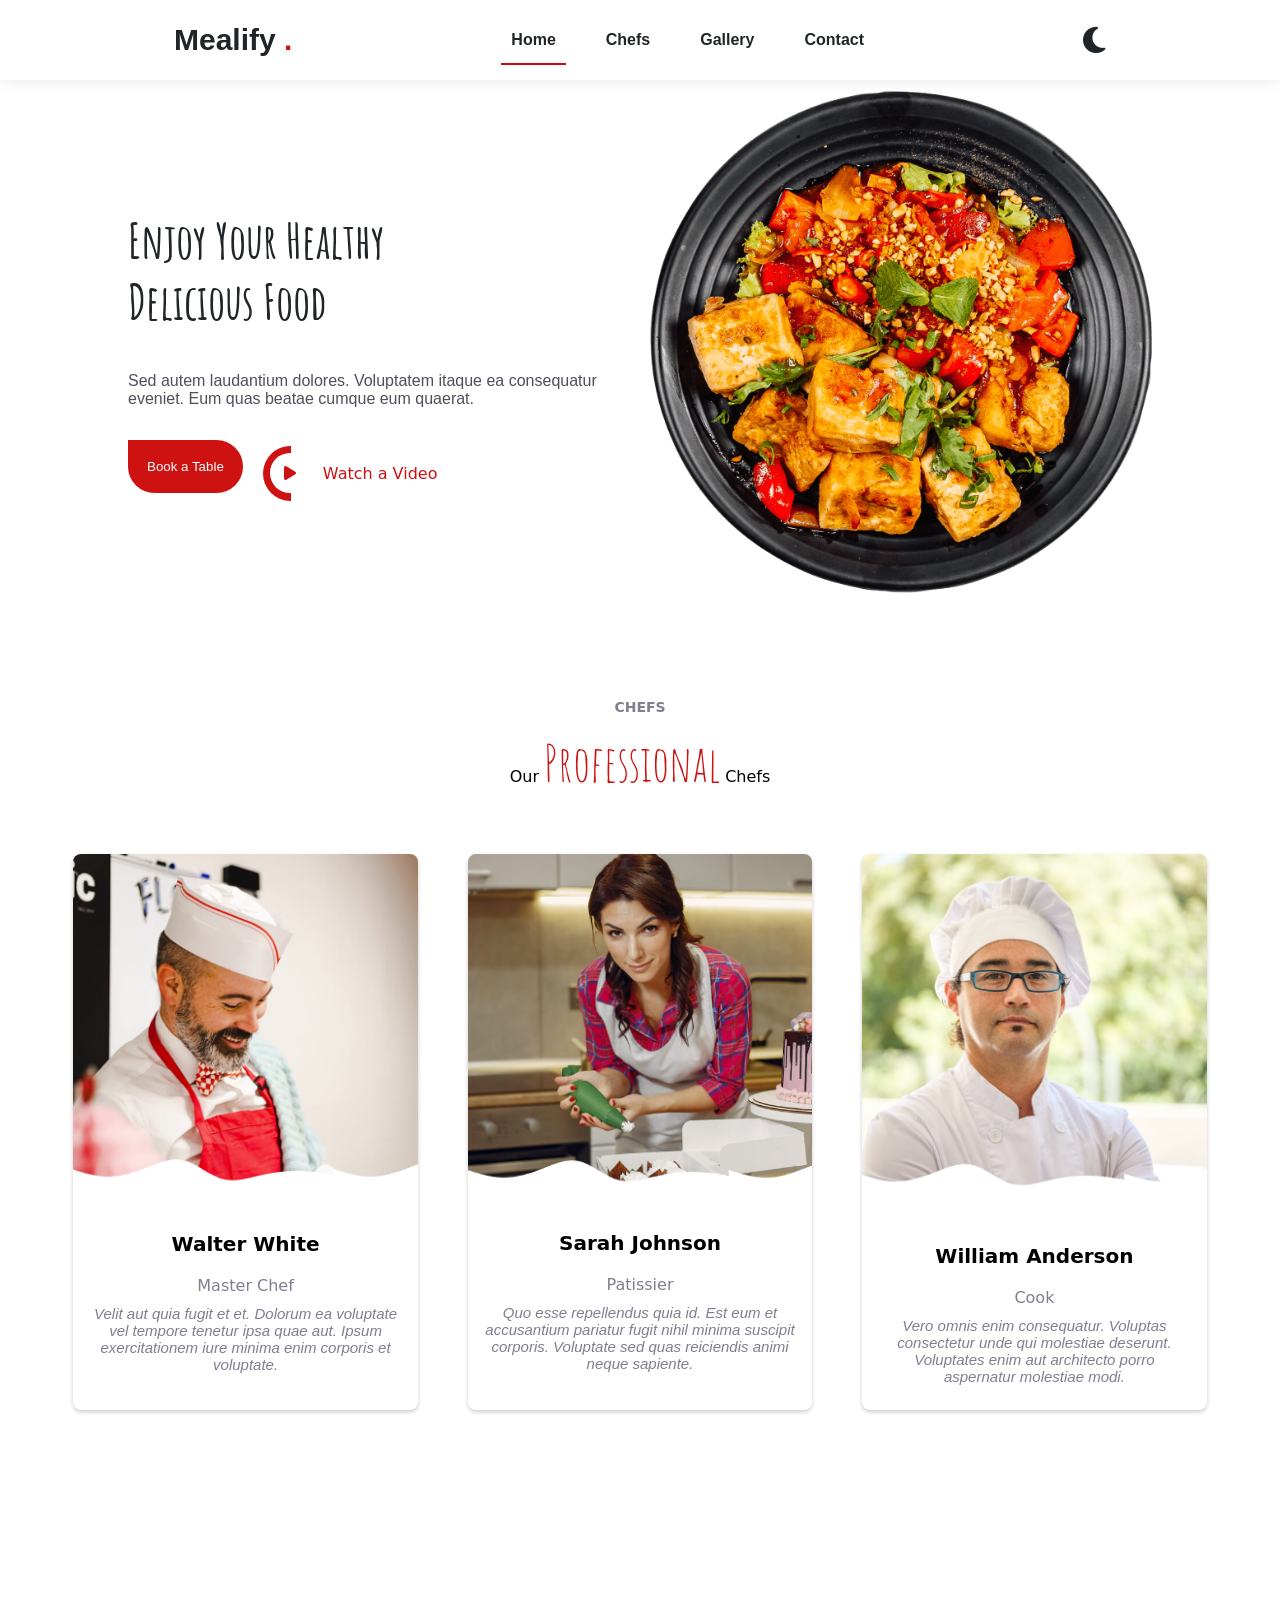
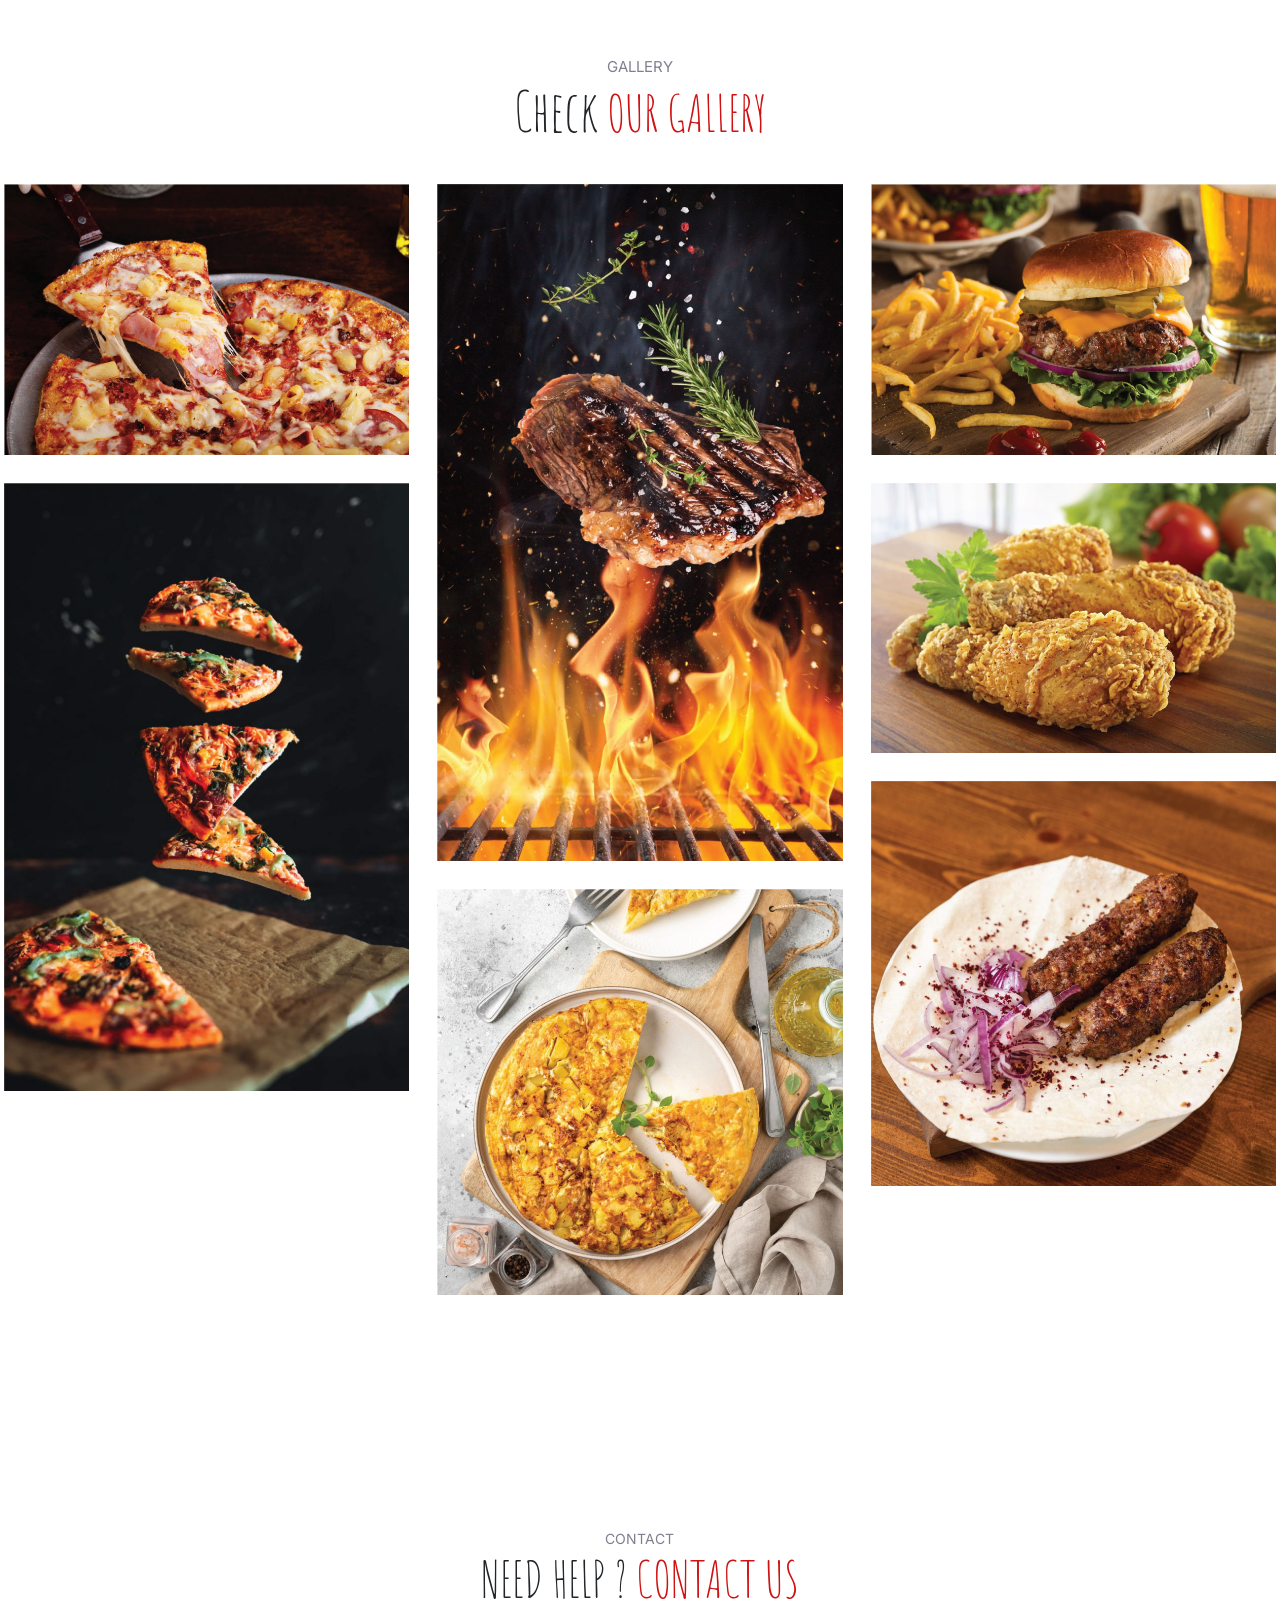
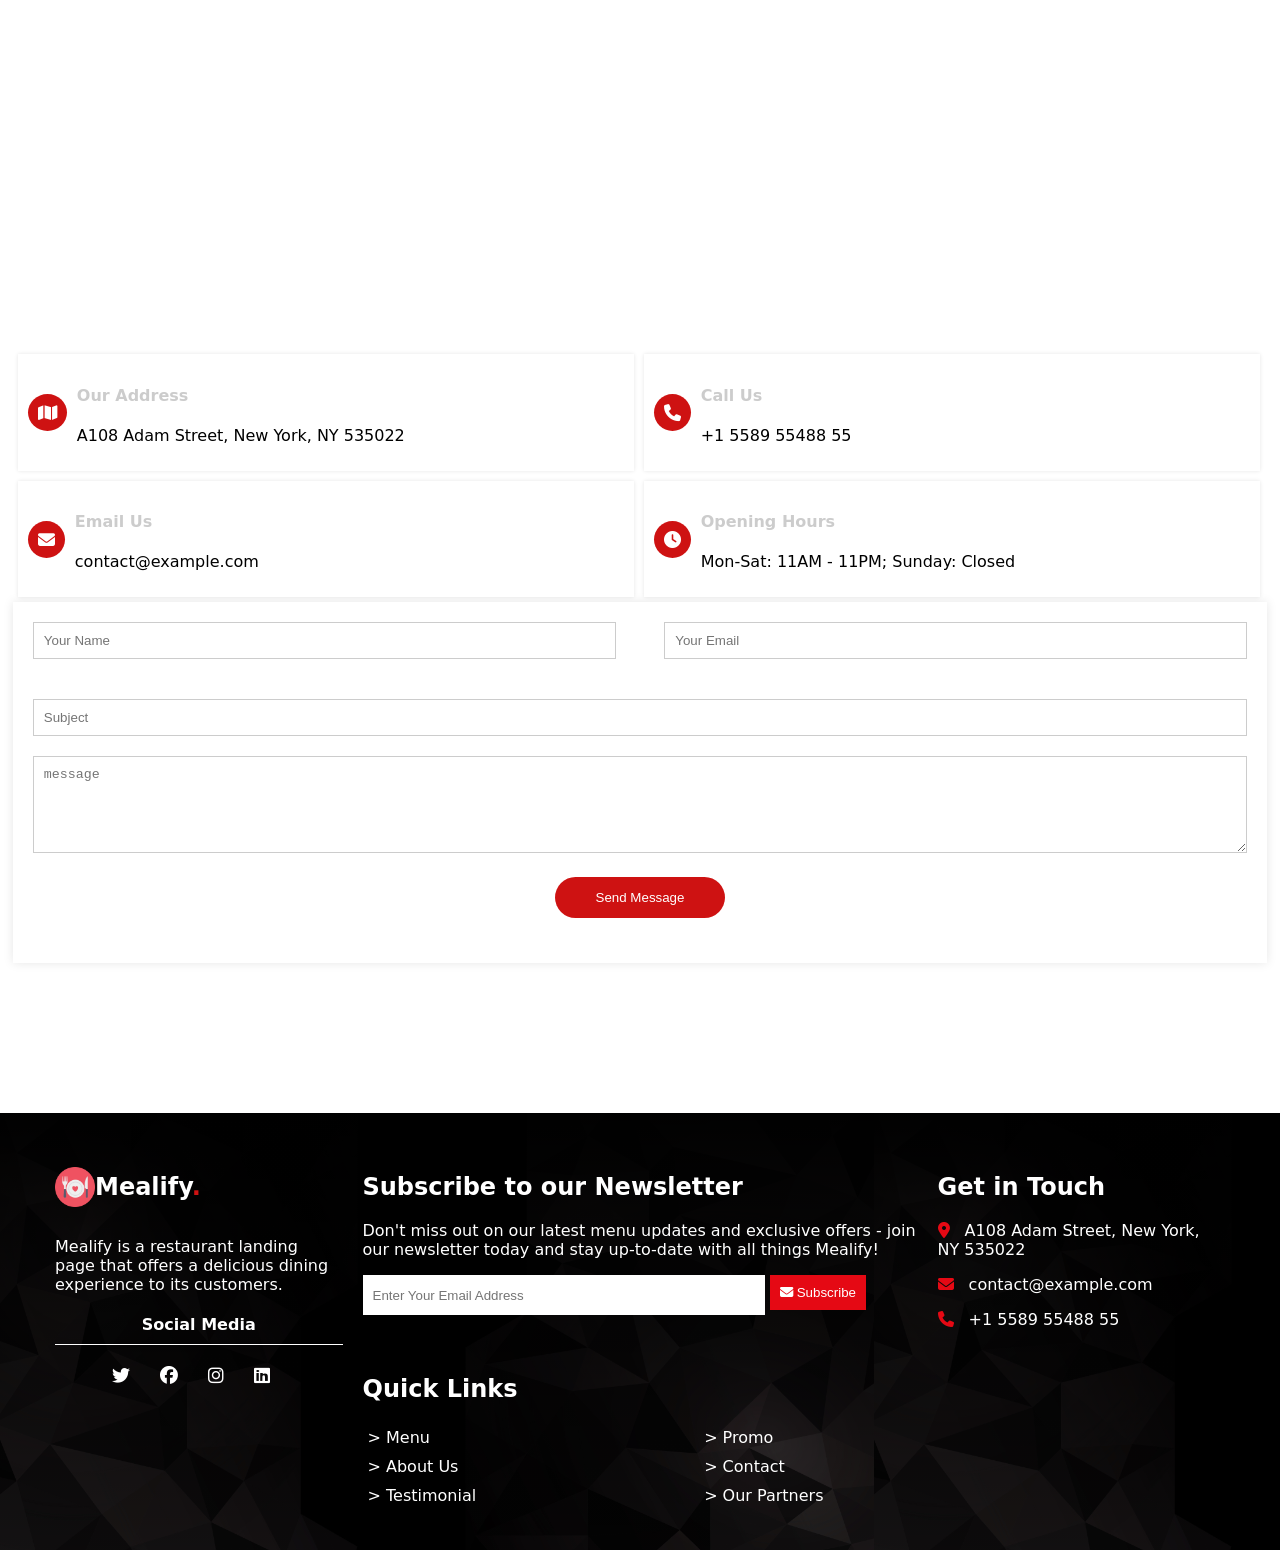
<file: index.html>
<!DOCTYPE html>
<html lang="en">
  <head>
    <meta charset="UTF-8" />
    <meta name="viewport" content="width=device-width, initial-scale=1.0" />
    <link rel="preconnect" href="https://fonts.googleapis.com" />
    <link rel="preconnect" href="https://fonts.gstatic.com" crossorigin />
    <link rel="preconnect" href="https://fonts.googleapis.com" />
    <link rel="preconnect" href="https://fonts.gstatic.com" crossorigin />
    <link
      href="https://fonts.googleapis.com/css2?family=Inter:ital,opsz,wght@0,14..32,100..900;1,14..32,100..900&display=swap"
      rel="stylesheet"
    />
    <link
      href="https://fonts.googleapis.com/css2?family=Amatic+SC:wght@400;700&display=swap"
      rel="stylesheet"
    />
    <link
      rel="stylesheet"
      href="https://cdnjs.cloudflare.com/ajax/libs/font-awesome/6.6.0/css/all.min.css"
      integrity="sha512-Kc323vGBEqzTmouAECnVceyQqyqdsSiqLQISBL29aUW4U/M7pSPA/gEUZQqv1cwx4OnYxTxve5UMg5GT6L4JJg=="
      crossorigin="anonymous"
      referrerpolicy="no-referrer"
    />
    <link rel="stylesheet" href="css/style.css" />
    <link rel="stylesheet" href="css/media.css" />
    <title>Mealify</title>
  </head>
  <body>
    <!-- ==== navbar ==== -->
    <div class="navbar">
      <div class="logo">
        <h1>
          <a href="index.html"
            >Mealify
            <span
              style="color: rgb(206, 18, 18); font-size: 30px; font-weight: 700"
              >.</span
            >
          </a>
        </h1>
      </div>

      <div class="nav-menu">
        <ul>
          <li><a href="#" class="home">Home</a></li>
          <li><a href="#Chefs">Chefs</a></li>
          <li><a href="#gallery">Gallery</a></li>
          <li><a href="#contant">Contact</a></li>
        </ul>
      </div>

      <div class="nav-icon">
        <label for="moon" class="light">
          <i class="fa-regular fa-sun"></i>
        </label>
        <label for="moon" class="dark">
          <i class="fa-solid fa-moon"></i>
        </label>
        <input type="checkbox" name="moon" id="moon" hidden />
        <!-- <a href="#"> <i class="fa-solid fa-moon"></i></a> -->
      </div>
    </div>
    <!-- ==== Header ==== -->
    <div class="header">
      <div class="container">
        <div class="header-contant">
          <h2>Enjoy Your Healthy <br />Delicious Food</h2>
          <p>
            Sed autem laudantium dolores. Voluptatem itaque ea consequatur
            <br />
            eveniet. Eum quas beatae cumque eum quaerat.
          </p>
          <div class="buttons">
            <button class="book">Book a Table</button>
            <a href="https://youtube.com" target="_blank" class="video">
              <div class="icon">
                <i class="fa-solid fa-play"></i>
              </div>
              Watch a Video
            </a>
          </div>
        </div>
        <div class="picture">
          <img src="images/hero-img (1).png" alt="hero" />
        </div>
      </div>
    </div>

    <!-- ==== Chefs ==== -->
    <section class="chefs" id="Chefs">
      <div class="main-name">
        <h2>CHEFS</h2>
        <p>Our <span>Professional</span> Chefs</p>
      </div>
      <div class="container-chef">
        <div class="card">
          <div class="item-image">
            <img src="images/chef-1.png" alt="Chef 1" />
            <ul class="social-box">
              <li>
                <a href="#"><i class="fa-brands fa-twitter"></i></a>
              </li>
              <li>
                <a href="#"><i class="fa-brands fa-facebook-f"></i></a>
              </li>
              <li>
                <a href="#"><i class="fa-brands fa-instagram"></i></a>
              </li>
              <li>
                <a href="#"><i class="fa-brands fa-linkedin"></i></a>
              </li>
            </ul>
          </div>
          <div class="caption-chef">
            <h3>Walter White</h3>
            <span>Master Chef</span>
            <p>
              Velit aut quia fugit et et. Dolorum ea voluptate vel tempore tenetur ipsa quae aut. Ipsum exercitationem iure minima enim corporis et voluptate.
            </p>
          </div>
        </div>

        <div class="card">
          <div class="item-image">
            <img src="images/chef-2.png" alt="Chef 2" />
            <ul class="social-box">
              <li>
                <a href="#"><i class="fa-brands fa-twitter"></i></a>
              </li>
              <li>
                <a href="#"><i class="fa-brands fa-facebook-f"></i></a>
              </li>
              <li>
                <a href="#"><i class="fa-brands fa-instagram"></i></a>
              </li>
              <li>
                <a href="#"><i class="fa-brands fa-linkedin"></i></a>
              </li>
            </ul>
          </div>
          <div class="caption-chef">
            <h3>Sarah Johnson</h3>
            <span>Patissier</span>
            <p>
              Quo esse repellendus quia id. Est eum et accusantium pariatur fugit nihil minima suscipit corporis. Voluptate sed quas reiciendis animi neque sapiente.
            </p>
          </div>
        </div>

        <div class="card">
          <div class="item-image">
            <img src="images/chef-3.png" alt="Chef 1" />
            <ul class="social-box">
              <li>
                <a href="#"><i class="fa-brands fa-twitter"></i></a>
              </li>
              <li>
                <a href="#"><i class="fa-brands fa-facebook-f"></i></a>
              </li>
              <li>
                <a href="#"><i class="fa-brands fa-instagram"></i></a>
              </li>
              <li>
                <a href="#"><i class="fa-brands fa-linkedin"></i></a>
              </li>
            </ul>
          </div>
          <div class="caption-chef">
            <h3>William Anderson</h3>
            <span>Cook</span>
            <p>
              Vero omnis enim consequatur. Voluptas consectetur unde qui molestiae deserunt. Voluptates enim aut architecto porro aspernatur molestiae modi.
            </p>
          </div>
        </div>
      </div>
    </section>

    <!-- ==== Gallery ==== --->
    <div class="gallery" id="gallery">
      <div class="gallery-container">
        <div class="cont-gallery-capt">
          <h2>GALLERY</h2>
          <p>Check <span>Our Gallery</span></p>
        </div>

        <div class="parent">
          <div class="grid">
            <div class="iner">
              <img src="./images/meal-1.jpg" />
              <div class="layr">
                <h3>Pizza</h3>
                <p>Hawaiian pizza with ham and pineapple</p>
              </div>
            </div>
          </div>

          <div class="grid">
            <div class="iner">
              <img src="./images/meal-4.jpg" />
              <div class="layr long">
                <h3>Levitation pizza</h3>
                <p>Levitation pizza on black background.</p>
              </div>
            </div>
          </div>

          <div class="grid">
            <div class="iner">
              <img src="./images/meal-2.jpg" />
              <div class="layr long">
                <h3>Beef steaks</h3>
                <p>
                  Tasty beef steaks flying above cast iron grate with fire
                  flames.
                </p>
              </div>
            </div>
          </div>

          <div class="grid">
            <div class="iner">
              <img src="./images/meal-7.jpg" />
              <div class="layr mid">
                <h3>Frittata</h3>
                <p>Frittata or potato pie in a ceramic plate</p>
              </div>
            </div>
          </div>

          <div class="grid">
            <div class="iner">
              <img src="./images/meal-3.jpg" />
              <div class="layr">
                <h3>Burger</h3>
                <p>grass fed bison hamburger with chips & beer</p>
              </div>
            </div>
          </div>

          <div class="grid">
            <div class="iner">
              <img src="./images/meal-5.jpg" />
              <div class="layr">
                <h3>Crispy Fried Chicken</h3>
                <p>
                  Golden brown chicken legs with a crunchy coating and juicy
                  meat
                </p>
              </div>
            </div>
          </div>
          <div class="grid">
            <div class="iner">
              <img src="./images/meal-6.jpg" />
              <div class="layr mid">
                <h3>Lyulya kebab</h3>
                <p>
                  Tender and juicy skewers of ground lamb or beef, flavored with
                  aromatic spices and herbs
                </p>
                <p></p>
              </div>
            </div>
          </div>
        </div>
      </div>
    </div>
    <!-- ===== Contant ==== -->
    <section class="contant" id="contant">
      <div class="container-contant">
        <div class="main-title">
          <h2>CONTACT</h2>
          <p>
            Need Help ?
            <span>Contact Us</span>
          </p>
        </div>

        <iframe
          src="https://www.google.com/maps/embed?pb=!1m14!1m8!1m3!1d12097.445785295115!2d-74.006138!3d40.710059!3m2!1i1024!2i768!4f13.1!3m3!1m2!1s0x89c25a22a3bda30d%3A0xb89d1fe6bc499443!2sDowntown%20Conference%20Center!5e0!3m2!1sen!2sus!4v1681863129691!5m2!1sen!2sus"
          frameborder="0"
          style="border: 0"
          allowfullscreen=""
          loading="lazy"
          referrerpolicy="no-referrer-when-downgrade"
          height="300px"
          width="100%"
        >
        </iframe>
        <div class="contant-info">
          <div class="item-contant">
            <div class="contact-icon">
              <i class="fa-solid fa-map"></i>
            </div>
            <div class="contact-body">
              <h4>Our Address</h4>
              <p>A108 Adam Street, New York, NY 535022</p>
            </div>
          </div>

          <div class="item-contant">
            <div class="contact-icon">
              <i class="fa fa-phone"></i>
            </div>
            <div class="contact-body">
              <h4>Call Us</h4>
              <p>+1 5589 55488 55</p>
            </div>
          </div>

          <div class="item-contant">
            <div class="contact-icon">
              <i class="fa fa-envelope"></i>
            </div>
            <div class="contact-body">
              <h4>Email Us</h4>
              <p>contact@example.com</p>
            </div>
          </div>

          <div class="item-contant">
            <div class="contact-icon">
              <i class="fa fa-clock"></i>
            </div>
            <div class="contact-body">
              <h4>Opening Hours</h4>
              <p>Mon-Sat: 11AM - 11PM; Sunday: Closed</p>
            </div>
          </div>
        </div>
      </div>
      <form class="contact-form">
        <div class="form-group">
          <input type="text" placeholder="Your Name" />
          <input type="email" placeholder="Your Email" />
        </div>
        <input type="text" placeholder="Subject" />
        <textarea placeholder="message" rows="5"></textarea>
        <button type="submit">Send Message</button>
      </form>
    </section>
    <!-- ===================================================== -->
    <!-- ====  Footer ==== -->
    <footer>
      <div class="foot-container">
        <div class="footer-content">
          <!-- First Section: Logo and Social Media -->
          <div class="logo-description">
            <div class="header-logo">
              <img src="./images/hero-img.png" width="40px" />
              <h2>Mealify<span style="color: #ce1212">.</span></h2>
            </div>
            <p>
              Mealify is a restaurant landing page that offers a delicious
              dining experience to its customers.
            </p>
            <h4>Social Media</h4>
            <ul class="social-icons">
              <li>
                <a href="https://twitter.com" target="_blank">
                  <i class="fa-brands fa-twitter"></i>
                </a>
              </li>
              <li>
                <a href="https://facebook.com" target="_blank">
                  <i class="fa-brands fa-facebook"></i>
                </a>
              </li>
              <li>
                <a href="https://instagram.com" target="_blank">
                  <i class="fa-brands fa-instagram"></i>
                </a>
              </li>
              <li>
                <a href="https://linkedin.com" target="_blank">
                  <i class="fa-brands fa-linkedin"></i>
                </a>
              </li>
            </ul>
          </div>

          <!-- Second Section: Newsletter and Quick Links -->
          <div class="newsletter">
            <h2>Subscribe to our Newsletter</h2>
            <p>
              Don't miss out on our latest menu updates and exclusive offers -
              join our newsletter today and stay up-to-date with all things
              Mealify!
            </p>
            <form action="#">
              <input
                type="email"
                placeholder="Enter Your Email Address"
                required
              />
              <button class="sub-btn" type="submit">
                <i class="fas fa-envelope"></i> Subscribe
              </button>
            </form>
            <div class="quick-links">
              <h2>Quick Links</h2>
              <ul>
                <div class="left-icons">
                  <li><a href="#"> > Menu</a></li>
                  <li><a href="#"> > About Us</a></li>
                  <li><a href="#"> > Testimonial</a></li>
                </div>
                <div class="middle"></div>
                <div class="right-icons">
                  <li><a href="#"> > Promo</a></li>
                  <li><a href="#"> > Contact</a></li>
                  <li><a href="#"> > Our Partners</a></li>
                </div>
                <div class="last"></div>
              </ul>
            </div>
          </div>

          <!-- Third Section: Get in Touch -->
          <div class="contact">
            <h2>Get in Touch</h2>
            <p>
              <i class="fa-solid fa-location-dot"></i> A108 Adam Street, New
              York, NY 535022
            </p>
            <p><i class="fas fa-envelope"></i> contact@example.com</p>
            <p><i class="fa-solid fa-phone"></i> +1 5589 55488 55</p>
          </div>
        </div>
      </div>
    </footer>
  </body>
</html>
</file>
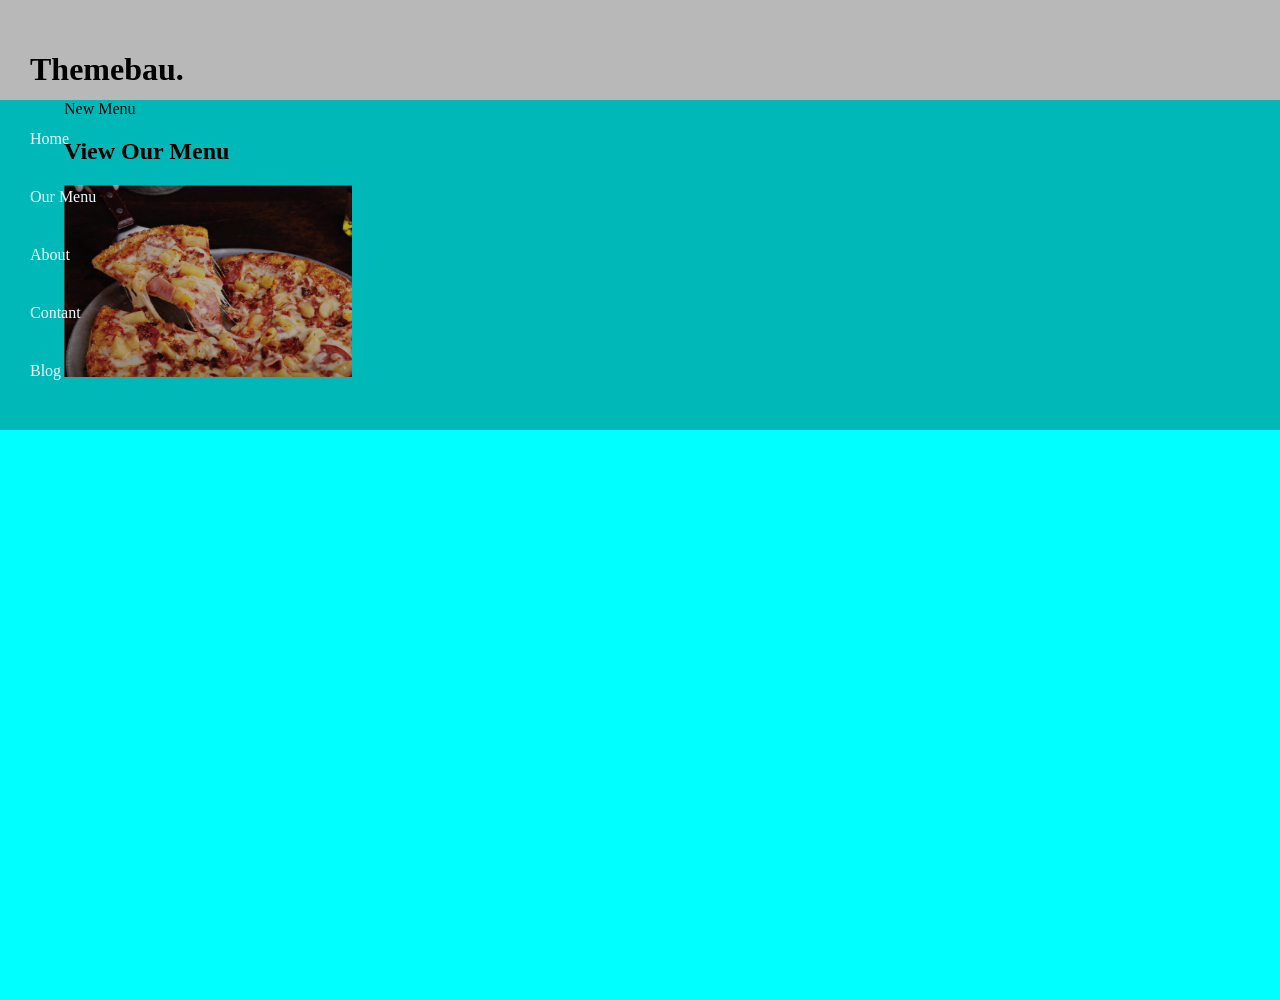
<file: css/eman.html>
<!DOCTYPE html>
<html lang="en">
<head>
    <meta charset="UTF-8">
    <meta name="viewport" content="width=device-width, initial-scale=1.0">
    <link rel="stylesheet" href="eman.css">
    <title>Document</title>
</head>
<body>
   <div class="nav">
    
      <div class="nav-log">
        <h1>
          Themebau.
        </h1>
      </div>
      <div class="logo-menu">
        <ul>
          <li><a href="#">Home</a></li>
          <li><a href="#">Our Menu</a></li>
          <li><a href="#">About</a></li>
          <li><a href="#">Contant</a></li>
          <li><a href="#">Blog</a></li>
          
        </ul>
      </div>
    
   </div>


















  <div class="our-menu">
    <div class="eman">
      <span>New Menu
      </span>
      <h2>View Our Menu</h2>
      <div class="item-img">
        <img src="../images/meal-1.jpg" alt="">
       <div class="caption">
        <h3>
          Hello Welcom
        </h3>
        <p>Lorem ipsum dolor sit amet, consectetur adipisicing.</p>
       </div>
      </div>
    </div>
  </div>
  <!-- <div class="item">
    <img src="../images/meal-3.jpg" alt="">
    <div class="caption">
        <h2>Hello my Burgar</h2>
    </div>
  </div> -->
  <!-- <div id="blogs">
    <div class="container">
       <div class="item">
        
        
        <div class="inner">
          <img src="../images/meal-3.jpg" alt="">
        <div class="caption-item">
            <p>Lorem ipsum dolor sit.</p>
            <h3>Lorem ipsum dolor sit amet consectetur.</h3>
            <p>Lorem ipsum dolor sit amet consectetur adipisicing elit. Distinctio vitae corrupti eveniet a recusandae ratione deserunt, rem nemo voluptates! Inventore.

            </p>
            <button>Sumbut</button>
        </div>
        </div>
       </div>
       <div class="item">
       <div class="inner">
        <img src="../images/meal-3.jpg" alt="">
        <div class="caption-item">
            <p>Lorem ipsum dolor sit.</p>
            <h3>Lorem ipsum dolor sit amet consectetur.</h3>
            <p>Lorem ipsum dolor sit amet consectetur adipisicing elit. Distinctio vitae corrupti eveniet a recusandae ratione deserunt, rem nemo voluptates! Inventore.

            </p>
            <button>Sumbut</button>
        </div>
       </div>
       </div>
       <div class="item">
       <div class="inner">
        <img src="../images/meal-3.jpg" alt="">
        <div class="caption-item">
            <p>Lorem ipsum dolor sit.</p>
            <h3>Lorem ipsum dolor sit amet consectetur.</h3>
            <p>Lorem ipsum dolor sit amet consectetur adipisicing elit. Distinctio vitae corrupti eveniet a recusandae ratione deserunt, rem nemo voluptates! Inventore.

            </p>
            <button>Sumbut</button>
        </div>
       </div>
       </div>
       <div class="clr"></div>
    </div>
  </div>



















 -->
    <!-- <div class="parent">
        <div class="child">

        </div>
    </div>
    <div class="container">
        <img src="https://res.cloudinary.com/websway/image/upload/v1538242836/img_vkgzwy.png">
        <img src="https://res.cloudinary.com/websway/image/upload/v1538242836/img_vkgzwy.png">
        <img src="https://res.cloudinary.com/websway/image/upload/v1538242836/img_vkgzwy.png">
        <img src="https://res.cloudinary.com/websway/image/upload/v1538242836/img_vkgzwy.png">
  </div>


     <section>
        <div class="container-item">
            <div class="item">
              <img class="album-artwork" src="https://unsplash.it/201/201">
              <div class="overlay">
                <h2>Headline 1</h2>
                <p>Lorem ipsum dolor sit amet consectetur adipisicing elit. Voluptate fugit, molestias voluptas</p>
              </div>
            </div>
          
            <div class="item">
              <img class="album-artwork" src="https://unsplash.it/203/203">
              <div class="overlay">
                <h2>Headline 2</h2>
                <p>Lorem ipsum dolor sit amet consectetur adipisicing elit. Voluptate fugit, molestias voluptas</p>
              </div>
            </div>
          
            <div class="item">
              <img class="album-artwork" src="https://unsplash.it/202/202">
              <div class="overlay">
                <h2>Headline 3</h2>
                <p>Lorem ipsum dolor sit amet consectetur adipisicing elit. Voluptate fugit, molestias voluptas</p>
              </div>
            </div>
          </div>
     </section>
       -->
     
</body>
</html>
</file>
<file: css/style.css>
* {
  box-sizing: border-box;
}
html{
  scroll-behavior: smooth;
}
body {
  margin: 0;
  overflow-x: hidden;
  font-family: "Open Sans", system-ui, -apple-system, "Segoe UI", Roboto,
    "Helvetica Neue", Arial, "Noto Sans", "Liberation Sans", sans-serif,
    "Apple Color Emoji", "Segoe UI Emoji", "Segoe UI Symbol", "Noto Color Emoji";
}
:root {
  --main-color: rgb(127, 127, 144);
  --font-familyhead: "Inter", sans-serif;
}
:root {
  --color-main: #ce1212;
  --text-main: #212529;
  --background-primary: #ffffff;
  --text-main-invert: #ffffff;
  --background-accent: #eee;
}
:root:has(#moon:checked) {
  --color-main: rgb(193, 126, 31);
  --text-main: rgb(255, 255, 255);
  --background-primary: rgb(37, 37, 37);
}
ul {
  padding: 0;
  margin: 0;
  list-style: none;
}

a {
  text-decoration: none;
}
.navbar {
  background-color: rgb(255, 255, 255);
  background-color: var(--background-primary);
  box-shadow: rgba(0, 0, 0, 0.106) 0px 0px 14px 0px;
  color: rgb(33, 37, 41);
  position: fixed;
  top: 0;
  left: 0;
  display: flex;
  flex-wrap: wrap;
  width: 100%;
  justify-content: space-evenly;
  align-items: center;
  z-index: 9999;
  font-family: "Segoe UI", Tahoma, Geneva, Verdana, sans-serif;
}

.navbar .logo h1 a {
  color: rgb(33, 37, 41);
  font-size: 30px;
  font-weight: 700;
  color: var(--text-main);
}

.navbar .logo h1 a:hover {
  cursor: pointer;
}

.navbar .nav-menu {
  display: flex;
}

.navbar .nav-menu ul {
  display: flex;
  padding: 20px;
}

.navbar .nav-menu li {
  padding: 0 15px;
}

.navbar .nav-menu ul li a {
  color: rgb(96, 96, 109);
  font-size: 16px;
  font-weight: 600;
  padding: 15px 10px;
  transition: color 0.4s ease;
  color: var(--text-main);
}
/* ================ */
.nav-icon .light {
  display: none;
}
.nav-icon:has(#moon:checked) .dark {
  display: none;
}
.nav-icon:has(#moon:checked) .light {
  display: block;
}

.navbar .nav-menu ul li a:hover {
  color: rgb(0, 0, 0);
  cursor: pointer;
  border-bottom: solid rgb(206, 18, 18) 2px;
}
.navbar .nav-menu .home {
  border-bottom: #d40812 2px solid;
}

.navbar .nav-icon i {
  color: rgb(33, 37, 41);
  font-size: 30px;
  font-weight: 900;
  color: var(--text-main);
}
/*---------------Home Section--------------*/
.header {
  background-color: rgb(238, 238, 238);
  padding: 40px 10%;
  display: flex;
  align-items: center;
  margin-top: 4%;
  justify-content: center;
  color: var(--main-color);

  background-color: var(--background-primary);
}
.container {
  display: grid;
  grid-template-columns: repeat(2, 1fr);
  align-items: center;
  gap: 20px;
  width: 100%;
}

.header-contant {
  text-align: left;
  color: var(--color-main);
}

.header-contant h2 {
  font-family: "Amatic SC", sans-serif;
  color: rgb(55, 55, 63);
  font-size: 48px;
  font-weight: 700;
  color: var(--text-main);
}

.header-contant p {
  font-family: "Segoe UI", Tahoma, Geneva, Verdana, sans-serif;
  color: rgb(79, 79, 90);
  margin: 20px 0;
}

.buttons {
  display: flex;
  align-items: center;
  justify-content: flex-start;
  gap: 20px;
  color: var(--color-main);
}

.header-contant button {
  margin-top: 12px;
  background-color: rgb(206, 18, 18);
  padding: 19px;
  border-radius: 0 100vh 100vh;
  color: var(--text-main);
  color: white;
  border: none;
}
.header-contant .video {
  display: flex;
  align-items: center;
  color: rgb(206, 18, 18);
  color: var(--color-main);
  text-decoration: none;
}
.icon {
  width: 3.4375rem;
  height: 3.4375rem;
  border-radius: 50%;
  background-image: linear-gradient(
    to right,
    rgb(206, 18, 18) 0 50%,
    transparent 50% 100%
  );

  color: var(--color-main);
  display: flex;
  justify-content: center;
  align-items: center;
  font-size: 1rem;
  margin-right: 0.3125rem;
  position: relative;
}
.icon::before {
  content: "";
  position: absolute;
  left: 50%;
  top: 50%;
  transform: translate(-50%, -50%);
  background-color: #fff;
  width: 2.5rem;
  height: 2.5rem;
  border-radius: inherit;
}
.icon i {
  z-index: 6;
}
.picture {
  text-align: center;
}

.picture img {
  width: 100%;
  animation: images 0.5s;
}

.picture img:hover {
  animation-play-state: running;
  animation-iteration-count: infinite;
}
@keyframes images {
  0% {
    transform: translate(1px, 1px) rotate(0deg);
  }
  10% {
    transform: translate(-1px, -2px) rotate(-1deg);
  }
  20% {
    transform: translate(-3px, 0px) rotate(1deg);
  }
  30% {
    transform: translate(3px, 2px) rotate(0deg);
  }
  40% {
    transform: translate(1px, -1px) rotate(1deg);
  }
  50% {
    transform: translate(-1px, 2px) rotate(-1deg);
  }
  60% {
    transform: translate(-3px, 1px) rotate(0deg);
  }
  70% {
    transform: translate(3px, 1px) rotate(-1deg);
  }
  80% {
    transform: translate(-1px, -1px) rotate(1deg);
  }
  90% {
    transform: translate(1px, 2px) rotate(0deg);
  }
  100% {
    transform: translate(1px, -2px) rotate(-1deg);
  }
}

/* =========================== Chefs ==================================== */
.chefs {
  width: 98%;
  margin: auto;
  padding-top: 50px;
  padding-bottom: 100px;
  background-color: var(--background-primary);
}

.main-name {
  text-align: center;
  margin-bottom: 25px;
}

.main-name h2 {
  color: var(--main-color);
  font-size: 14px;
  text-transform: uppercase;
}

.main-name span {
  color: var(--color-main);
  font-family: "Amatic SC", sans-serif;
  font-size: 50px;
}

.container-chef {
  display: flex;
  justify-content: center;
  flex-wrap: wrap;
  padding: 20px 10px;
  gap: 20px;
}

/* Card Styling */
.card {
  width: calc(30.333% - 30px);
  background-color: white;
  border-radius: 8px;
  overflow: hidden;
  box-shadow: 0px 2px 4px rgba(0, 0, 0, 0.2);
  display: flex;
  flex-direction: column;
  margin: 15px;
}
.card:hover {
  transform: scale(1.05);
  transition: ease-in-out 0.5s transform ;
  box-shadow: #212529 2px ;
}

/* Image Section */
.item-image {
  position: relative;
  width: 100%;
}

.item-image img {
  width: 100%;
  height: auto;
  display: block;
}

/* Social Icons */
.social-box {
  display: flex;
  flex-direction: column;
  gap: 10px;
  position: absolute;
  top: 30px;
  right: 10px;
  opacity: 0;
  transform: translate(5px, -5px);
  transition: opacity 0.3s, transform 0.3s;
}

/* Show icons on image hover */
.item-image:hover .social-box {
  opacity: 1;
  transform: translate(0, 0);
}

.social-box a {
  color: #b5b4b4;
  width: 30px;
  height: 30px;
  display: flex;
  align-items: center;
  justify-content: center;
  border-radius: 50%;
  text-decoration: none;
  transition: color 0.3s;
 
}

.social-box {
  background-color: #ffffff4d;
  padding: 0.625rem;
  border-radius: 0.3125rem;
  transition: right calc(var(--animation-duration) / 2);
}
/* .social-box li{
  transition: scale var(--animation-duration);
    box-shadow: 3px 3px 15px 0px rgba(0, 0, 0, 0.1);
    position: relative;
    overflow: hidden;
} */

.social-box a:hover {
  color: #212529;
  padding: 10px;
  border-radius: 5px;
}

/* Caption Section */
.caption-chef {
  text-align: center;
  padding: 15px;
}

.caption-chef h3 {
  font-size: 1.25rem;
  font-weight: 700;
}

.caption-chef span {
  display: block;
  margin: 5px 0;
  font-size: 1rem;
  color: rgb(127, 127, 144);
}

.caption-chef p{
  color: rgb(127, 127, 144);
  font-family: "Segoe UI", Tahoma, Geneva, Verdana, sans-serif;
  font-size: 15px;
  font-style: italic;
  margin:10px 0 ;
}

/* ==================================== Gallery==================================== */
.gallery {
  margin-top: 50px;
  margin-bottom: 50px;
  padding-top: 50px;
  padding-bottom: 100px;
  background-color: #eeeeee;
  background-color: var(--background-primary);
}

.gallery h2 {
  color: #7f7f90;
  font-family: "Inter", sans-serif;
  font-size: 15px;
  font-weight: 400;
  margin-bottom: 0;
  text-align: center;
}
.gallery span {
  color: rgb(206, 18, 18);
  font-family: "Amatic SC", sans-serif;
  font-size: 50px;
  text-align: center;
  text-transform: uppercase;
  color: var(--color-main);
}

.gallery p {
  font-family: "Amatic SC", sans-serif;
  font-size: 55px;
  font-weight: 400;
  color: #212529;
  margin-top: 0;
  margin-bottom: 35px;
  text-align: center;
  color: var(--text-main);
}

.iner {
  border: solid 4px white;
  position: relative;
  overflow: hidden;
}

.layr {
  background-color: #000000ad;
  position: absolute;
  top: 100%;
  left: 0;
  width: 100%;
  height: 100%;
  transition: top 0.5s;
}

.iner:hover .layr {
  top: 0;
}

.grid {
  text-align: center;
  width: 100%;
  padding: 0px 0px 20px 0px;
}

.grid img {
  width: 100%;
  display: block;
}

.layr h3 {
  font-family: "Inter", sans-serif;
  font-size: 24px;
  font-weight: 700;
  color: white;
  margin-bottom: 0;
  margin-top: 90px;
  text-align: center;
}

.layr p {
  font-family: "Open Sans", sans-serif;
  font-size: 16px;
  font-weight: 400;
  color: #dddddd;
  margin-top: 4px;
  text-align: center;
  padding: 0px 20px;
}

.long h3 {
  margin-top: 225px;
}

.mid h3 {
  margin-top: 120px;
}

.long p {
  padding: 0px 20px;
}

/* Ensure the grid layout remains intact */
.parent {
  columns: 3;
  gap: 20px;
}
@media (max-width: 768px) {
  .parent {
    columns: 1; /* Stack items in one column for mobile */
  }

  .grid {
    width: 100%; /* Full width for grid items */
  }

  .grid img {
    width: 100%; /* Ensure image takes full width */
  }
}

/* =========== Contant ==================== */
.contant {
  width: 98%;
  margin: auto;
  margin-top: 50px;
  margin-bottom: 50px;
  padding-top: 50px;
  padding-bottom: 100px;
  background-color: var(--background-primary);
}
.main-title {
  text-align: center;
  margin-bottom: 25px;
  background-color: var(--background-primary);
}
.main-title h2 {
  color: var(--main-color);
  font-size: 14px;
  font-family: var(--font-familyhead);
  text-align: center;
  text-transform: uppercase;
  font-weight: 400;
  margin-bottom: 0;
}
.main-title p {
  color: rgb(33, 37, 41);
  margin-top: 0;
  margin-bottom: 35px;
  font-family: "Amatic SC", sans-serif;
  font-size: 50px;
  text-align: center;
  text-transform: uppercase;
  color: var(--text-main);
}
.main-title span {
  color: rgb(206, 18, 18);
  font-family: "Amatic SC", sans-serif;
  font-size: 50px;
  text-align: center;
  text-transform: uppercase;
  color: var(--color-main);
}

.contant-info {
  display: flex;
  flex-wrap: wrap;
  background-color: var(--background-primary);
}
.contant-info .item-contant {
  background-color: #fff;
  padding: 10px;
  width: 49.1%;
  margin: 5px;
  box-shadow: 0 0 4px rgba(0, 0, 0, 0.1);
  display: flex;
  justify-content: flex-start;
  background-color: var(--background-primary);
  gap: 10px;
}
.contact-icon {
  display: flex;
  justify-content: center;
  align-items: center;
}
.contact-body {
  display: block;
  flex-direction: column;
}
.contact-body h4 {
  color: #ccc;
}
.item-contant i {
  font-size: 17px;
  color: rgb(255, 255, 255);
  background-color: rgb(206, 18, 18);

  padding: 10px;
  align-items: center;
  border-radius: 50%;
}
.contact-form {
  background-color: #fff;
  padding: 20px;
  width: 100%;
  box-shadow: 0 0 10px rgba(0, 0, 0, 0.1);
  background-color: var(--background-primary);
  text-align: center;
}

.form-group {
  display: flex;
  justify-content: space-between;
  margin-bottom: 20px;
}

.form-group input {
  width: 48%;
  padding: 10px;
  border: 1px solid #ccc;
}

input,
textarea {
  width: 100%;
  padding: 10px;
  border: 1px solid #ccc;
  margin-bottom: 20px;
}
.social-icons {
  display: flex;
  justify-content: center;
  align-items: center;
  gap: 15px;
}
button {
  padding: 12px 40px;
  background-color: rgb(206, 18, 18);
  color: var(--color-main);
  color: #fff;
  margin-bottom: 25px;
  align-items: flex-start;
  border: 1px solid rgba(0, 0, 0, 0);
  border-radius: 752.5px;
}
button:hover {
  cursor: pointer;
  background-color: rgb(236, 29, 29);
}

/* ======================================================================= */

footer {
  background-image:linear-gradient(rgba(0, 0, 0, 0.959),rgba(0, 0, 0, 0.119)), url("../images/textured-metal-background.jpg");
  background-size: contain;
  padding: 40px 0;
  color: #fff;
}

.foot-container {
  max-width: 1200px;
  margin: auto;
  padding: 0 15px;
}

/* Footer Content Layout */
.footer-content {
  display: flex;
  justify-content: space-between;
}

/* First Section: Logo & Social Media */
.logo-description {
  width: 25%;
  text-align: left;
  margin-right: 20px;
}

.logo-description h4 {
  text-align: center;
  border-bottom: 1px solid #fff;
  padding-bottom: 10px;
  margin-bottom: 20px;
}
.header-logo {
  display: flex;
  align-items: center;
}
.social-icons {
  display: flex;
  justify-content: center;
  margin-top: 20px;
}

.social-icons li {
  list-style: none;
  margin-right: 15px;
}

.social-icons li a {
  color: #fff;
  font-size: 18px;
  transition: color 0.3s;
}

.social-icons li a:hover {
  color: #e50914;
}

/* Second Section: Newsletter */
.newsletter {
  width: 50%;
}

.newsletter form {
  display: flex;
  margin-top: 10px;
}

.newsletter form input {
  padding: 0.625rem;
  width: 70%;
  border: none;
  outline: none;
}

.newsletter form .sub-btn {
  padding: 0.625rem;
  background-color: #e50914;
  color: #fff;
  border: none;
  cursor: pointer;
  margin-left: 5px;
  transition: background-color 0.3s;
  border-radius: 0px;
}

.newsletter form button:hover {
  background-color: #d40812;
}

.quick-links {
  margin-top: 40px;
}

.quick-links ul {
  list-style: none;
  padding: 0;
  display: flex;
  justify-content: space-between;
}
.quick-links ul li {
  width: calc(calc(100% - var(--gap)) / 2);
 
  padding: 5px;

  position: relative;
  transition: transform var(--animation-duration),
    background-color var(--animation-duration);
}
.quick-links ul li:hover {
  background-color: #646464;
  /* width: calc(100% - 40px);
  position: absolute; */
  
  
}

.quick-links ul li a {
  color: #fff;
  text-decoration: none;
  transition: color 0.3s;
}

/* Third Section: Contact Info */
.contact {
  width: 25%;
}

.contact p i {
  margin-right: 10px;
  color: #e50914;
}

/* Media Query for Mobile Responsiveness */
@media (max-width: 768px) {
  .footer-content {
    flex-direction: column;
    align-items: center;
  }

  .logo-description,
  .newsletter,
  .contact {
    width: 100%;
    text-align: center;
    margin-bottom: 20px;
  }

  .newsletter form {
    flex-direction: column;
  }

  .newsletter form input,
  .newsletter form button {
    width: 100%;
    margin-bottom: 10px;
  }
}
</file>
<file: css/media.css>
@media screen and (max-width: 768px) {
  .navbar ul li {
    display: none;
  }
}
@media screen and (max-width: 768px) {
  .container {
    grid-template-columns: 1fr;
    grid-template-areas:
      "picture"
      "content";
    text-align: center;
  }
  .picture {
    order: -1;
  }
  .header-contant {
    margin-bottom: 20px;
  }

  .header-contant h2 {
    font-size: larger;
    text-align: center;
  }

  .header-contant p {
    font-size: 16px;
  }
  .header-contant .buttons {
    display: flex;
    justify-content: center;
    align-items: center;
  }
}
@media screen and (max-width: 576px) {
  .header-contant h2 {
    font-size: 60px;
  }

  .header-contant p {
    font-size: 14px;
  }
}

/*----------------chefs-------------------*/
@media screen and (max-width: 1024px) {
  .container-chef .card {
    width: calc(50% - 20px); /* Two cards per row */
  }
}

@media screen and (max-width: 768px) {
  .main-name p,
  .main-name span {
    font-size: 35px; /* Adjust text size for tablets */
  }

  .container-chef .card {
    width: calc(50% - 10px); /* Still two per row but with tighter spacing */
  }
}

@media screen and (max-width: 576px) {
  .main-name p,
  .main-name span {
    font-size: 25px; /* Smaller text for mobile */
  }

  .container-chef .card {
    width: 100%; /* One card per row on small screens */
    margin: 10px 0; /* Space between each card */
  }
}

/*----gallery---------*/

/*------------contact--------*/
@media screen  and (max-width:768px){
    .contant-info .item-contant{
        width: 100%;
    }
}
/*-----------footer-----------*/
@media screen and (max-width: 1200px) {
    footer .footer-container :is(.about, .contact-details) {
        width: calc(calc(100% - var(--gap)) / 2);
        order: 1;
    }
}
</file>
<file: css/eman.css>
body{
    margin: 0;
    padding: 0;
    box-sizing: border-box;
    padding-top: 100px;
}

.nav{
    background-color: rgba(0, 0, 0, 0.279);
    padding: 30px;
    position: fixed;
    top: 0;
    left: 0;
    right: 0;
    z-index: 999999;
}
.nav-log{
   
}
.logo-menu{
   
}
.logo-menu ul{
    padding: 0;
    list-style: none;
    margin: 0;
}
.logo-menu li{
    padding: 20px 0;
}
.logo-menu a{
    text-decoration: none;
    color: aliceblue;
}














.our-menu{
    background-color: aqua;
    height: 100vh;
}
.eman{
    width: 90%;
    margin: auto;
}
.item-img{
    width: 25%;
    position: relative;
 overflow: hidden;
    
}
.item-img:hover img{
    transform: scale(1.2);
}
.item-img img{
    width: 100%;
    display: block;
    transition: transform 1s 1s;
}
.caption{
    background-color: rgba(0,0, 0, .5);
   position: absolute;
   text-align: center;
   top: 0;
   left: 0;
   bottom: 0;
   right: 0;
   opacity: 0;
  transition: opacity 1s , transform 1s;
}
.item-img:hover .caption{
    opacity: 1;
    transform: rotate(360deg);
}
.caption h3,p{
color: #c2d1f4;
padding: 20px;
margin: 0;
}
</file>
